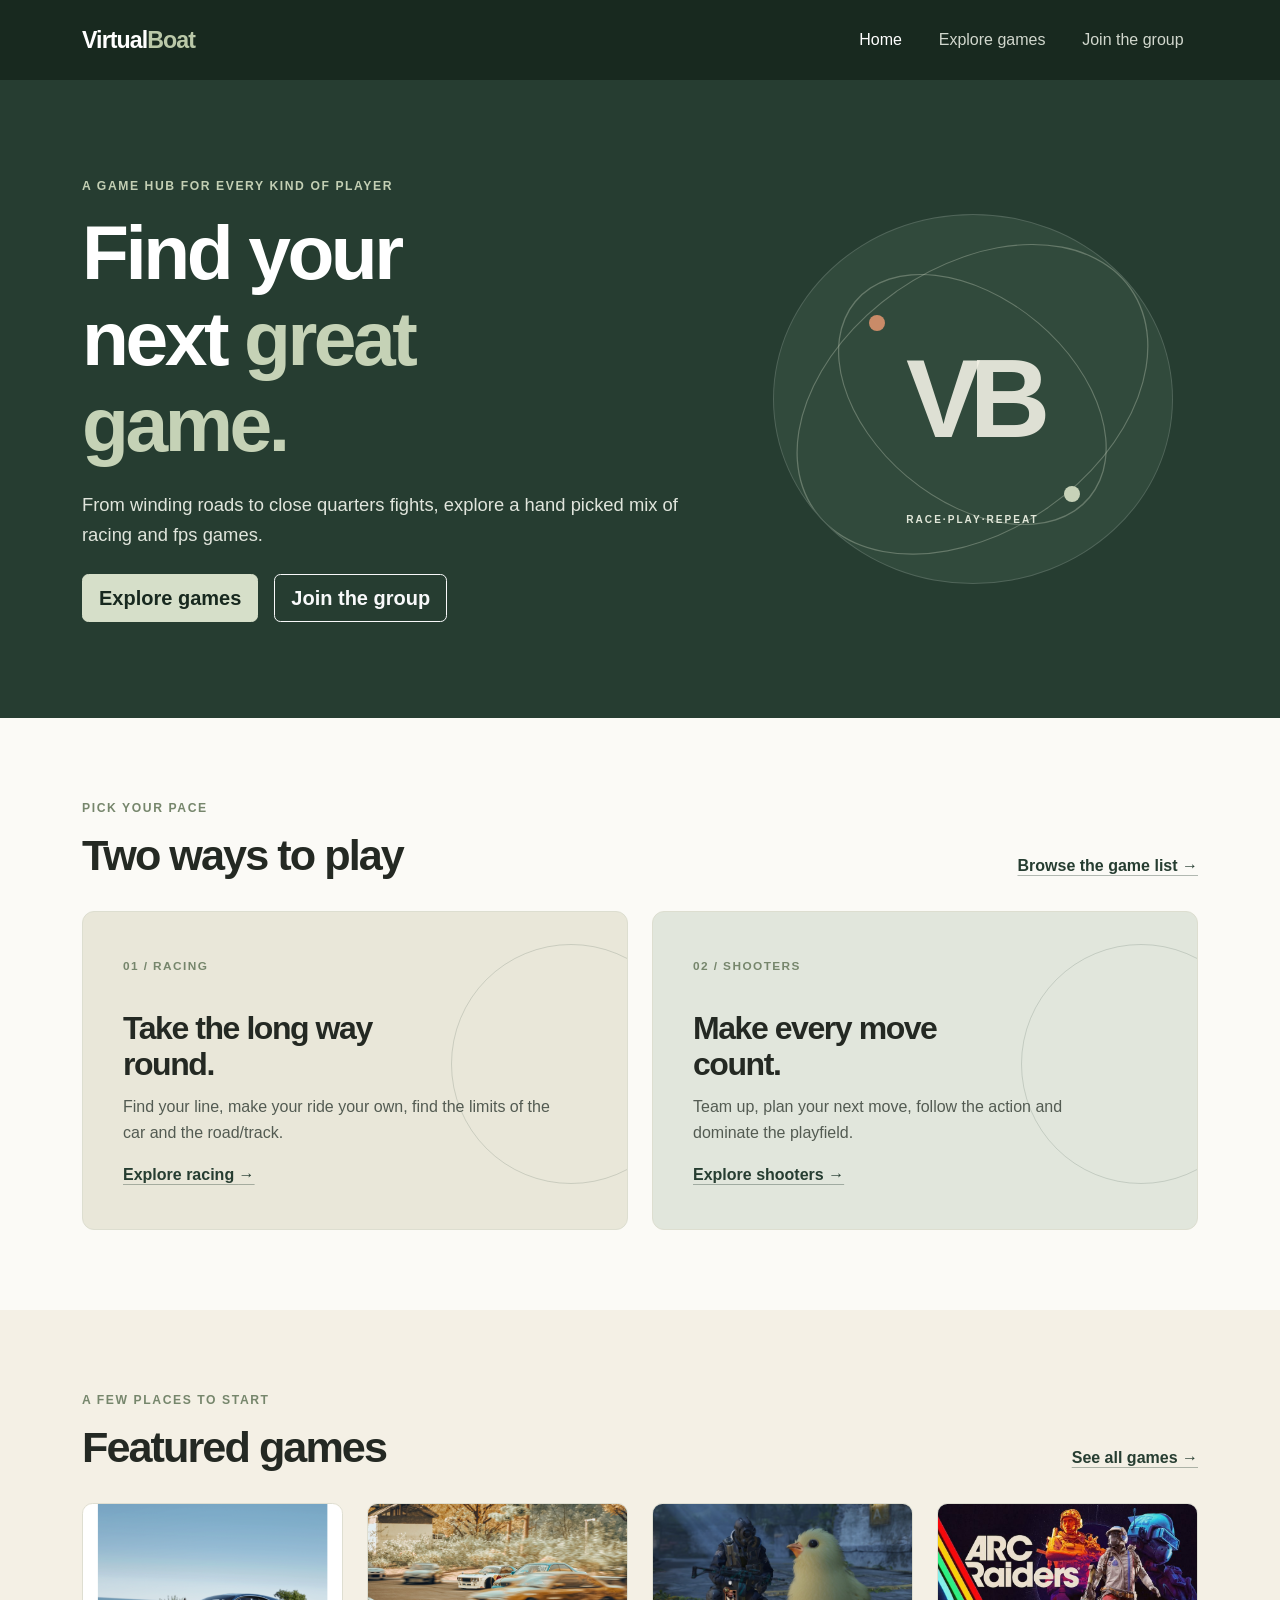
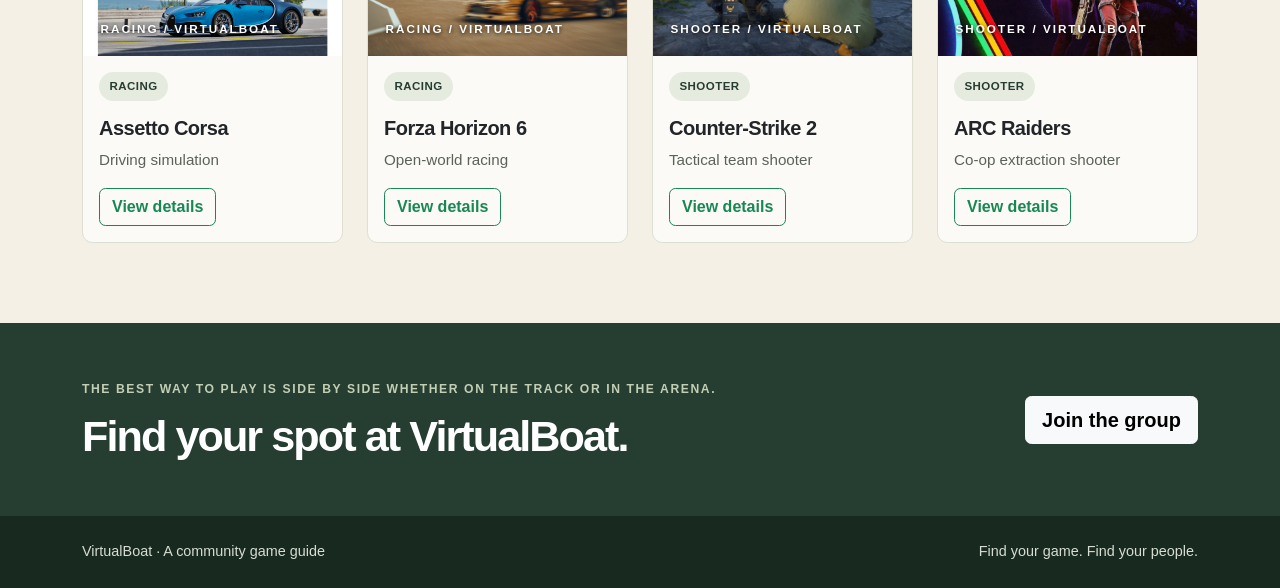
<file: Assignment 1 Website/index.html>
<!doctype html>
<html lang="en">
<head>
  <meta charset="utf-8">
  <meta name="viewport" content="width=device-width, initial-scale=1">
  <meta name="description" content="VirtualBoat is a welcoming game hub for racing and shooter fans.">
  <title>VirtualBoat | Find your next game</title>
  <link href="https://cdn.jsdelivr.net/npm/bootstrap@5.3.3/dist/css/bootstrap.min.css" rel="stylesheet">
  <link href="css/styles.css" rel="stylesheet">
</head>
<body>
  <header>
    <nav class="navbar navbar-expand-lg navbar-dark site-nav">
      <div class="container">
        <a class="navbar-brand" href="index.html">Virtual<span>Boat</span></a>
        <button class="navbar-toggler" type="button" data-bs-toggle="collapse" data-bs-target="#siteNavigation" aria-controls="siteNavigation" aria-expanded="false" aria-label="Toggle navigation">
          <span class="navbar-toggler-icon"></span>
        </button>
        <div class="collapse navbar-collapse" id="siteNavigation">
          <ul class="navbar-nav ms-auto align-items-lg-center gap-lg-2">
            <li class="nav-item"><a class="nav-link active" aria-current="page" href="index.html">Home</a></li>
            <li class="nav-item"><a class="nav-link" href="games.html">Explore games</a></li>
            <li class="nav-item"><a class="nav-link" href="join.html">Join the group</a></li>
          </ul>
        </div>
      </div>
    </nav>
  </header>

  <main>
    <section class="hero-section">
      <div class="container py-5 py-lg-6">
        <div class="row align-items-center g-4">
          <div class="col-lg-7">
            <p class="eyebrow">A game hub for every kind of player</p>
            <h1>Find your next <span>great game.</span></h1>
            <p class="hero-copy">From winding roads to close quarters fights, explore a hand picked mix of racing and fps games.</p>
            <div class="d-flex flex-wrap gap-3 mt-4">
              <a class="btn btn-primary btn-lg" href="games.html">Explore games</a>
              <a class="btn btn-outline-light btn-lg" href="join.html">Join the group</a>
            </div>
          </div>
          <div class="col-lg-5">
            <div class="hero-art" aria-hidden="false">
              <div class="hero-orbit orbit-one"></div>
              <div class="hero-orbit orbit-two"></div>
              <div class="hero-art-label">RACE·PLAY·REPEAT</div>
              <div class="hero-art-mark">VB</div>
            </div>
          </div>
        </div>
      </div>
    </section>

    <section class="section-pad">
      <div class="container">
        <div class="section-heading">
          <div>
            <p class="eyebrow">Pick your pace</p>
            <h2>Two ways to play</h2>
          </div>
          <a class="text-link" href="games.html">Browse the game list <span aria-hidden="true">→</span></a>
        </div>
        <div class="row g-4">
          <div class="col-md-6">
            <article class="category-panel racing-panel h-100">
              <span class="category-index">01 / RACING</span>
              <h3>Take the long way round.</h3>
              <p>Find your line, make your ride your own, find the limits of the car and the road/track.</p>
              <a href="games.html?genre=racing" class="text-link">Explore racing <span aria-hidden="true">→</span></a>
            </article>
          </div>
          <div class="col-md-6">
            <article class="category-panel shooter-panel h-100">
              <span class="category-index">02 / SHOOTERS</span>
              <h3>Make every move count.</h3>
              <p>Team up, plan your next move, follow the action and dominate the playfield.</p>
              <a href="games.html?genre=shooter" class="text-link">Explore shooters <span aria-hidden="true">→</span></a>
            </article>
          </div>
        </div>
      </div>
    </section>

    <section class="section-pad section-muted">
      <div class="container">
        <div class="section-heading">
          <div>
            <p class="eyebrow">A few places to start</p>
            <h2>Featured games</h2>
          </div>
          <a class="text-link" href="games.html">See all games <span aria-hidden="true">→</span></a>
        </div>
        <div class="row g-4" id="featuredGames" aria-live="polite"></div>
      </div>
    </section>

    <section class="join-banner">
      <div class="container d-flex flex-column flex-md-row align-items-md-center justify-content-between gap-3">
        <div>
          <p class="eyebrow">The best way to play is side by side whether on the track or in the arena.</p>
          <h2>Find your spot at VirtualBoat.</h2>
        </div>
        <a class="btn btn-light btn-lg" href="join.html">Join the group</a>
      </div>
    </section>
  </main>

  <footer class="site-footer">
    <div class="container d-flex flex-column flex-sm-row justify-content-between gap-2">
      <span>VirtualBoat · A community game guide</span>
      <span>Find your game. Find your people.</span>
    </div>
  </footer>

  <div class="modal fade" id="gameDetailsModal" tabindex="-1" aria-labelledby="gameDetailsTitle" aria-hidden="true">
    <div class="modal-dialog modal-dialog-centered modal-lg">
      <div class="modal-content game-modal">
        <div class="modal-header">
          <div>
            <p class="eyebrow mb-1" id="gameDetailsGenre"></p>
            <h2 class="modal-title fs-4" id="gameDetailsTitle"></h2>
          </div>
          <button type="button" class="btn-close" data-bs-dismiss="modal" aria-label="Close"></button>
        </div>
        <div class="modal-body">
          <div class="row g-2 mb-3 d-none" id="gameDetailsGallery"></div>
          <p id="gameDetailsDescription"></p>
          <p class="mb-0"><strong>Style:</strong> <span id="gameDetailsStyle"></span></p>
        </div>
        <div class="modal-footer">
          <a class="btn btn-primary" href="games.html">Explore all games</a>
          <button type="button" class="btn btn-outline-secondary" data-bs-dismiss="modal">Close</button>
        </div>
      </div>
    </div>
  </div>

  <script src="https://code.jquery.com/jquery-3.7.1.min.js"></script>
  <script src="https://cdn.jsdelivr.net/npm/bootstrap@5.3.3/dist/js/bootstrap.bundle.min.js"></script>
  <script src="js/app.js"></script>
</body>
</html>
</file>
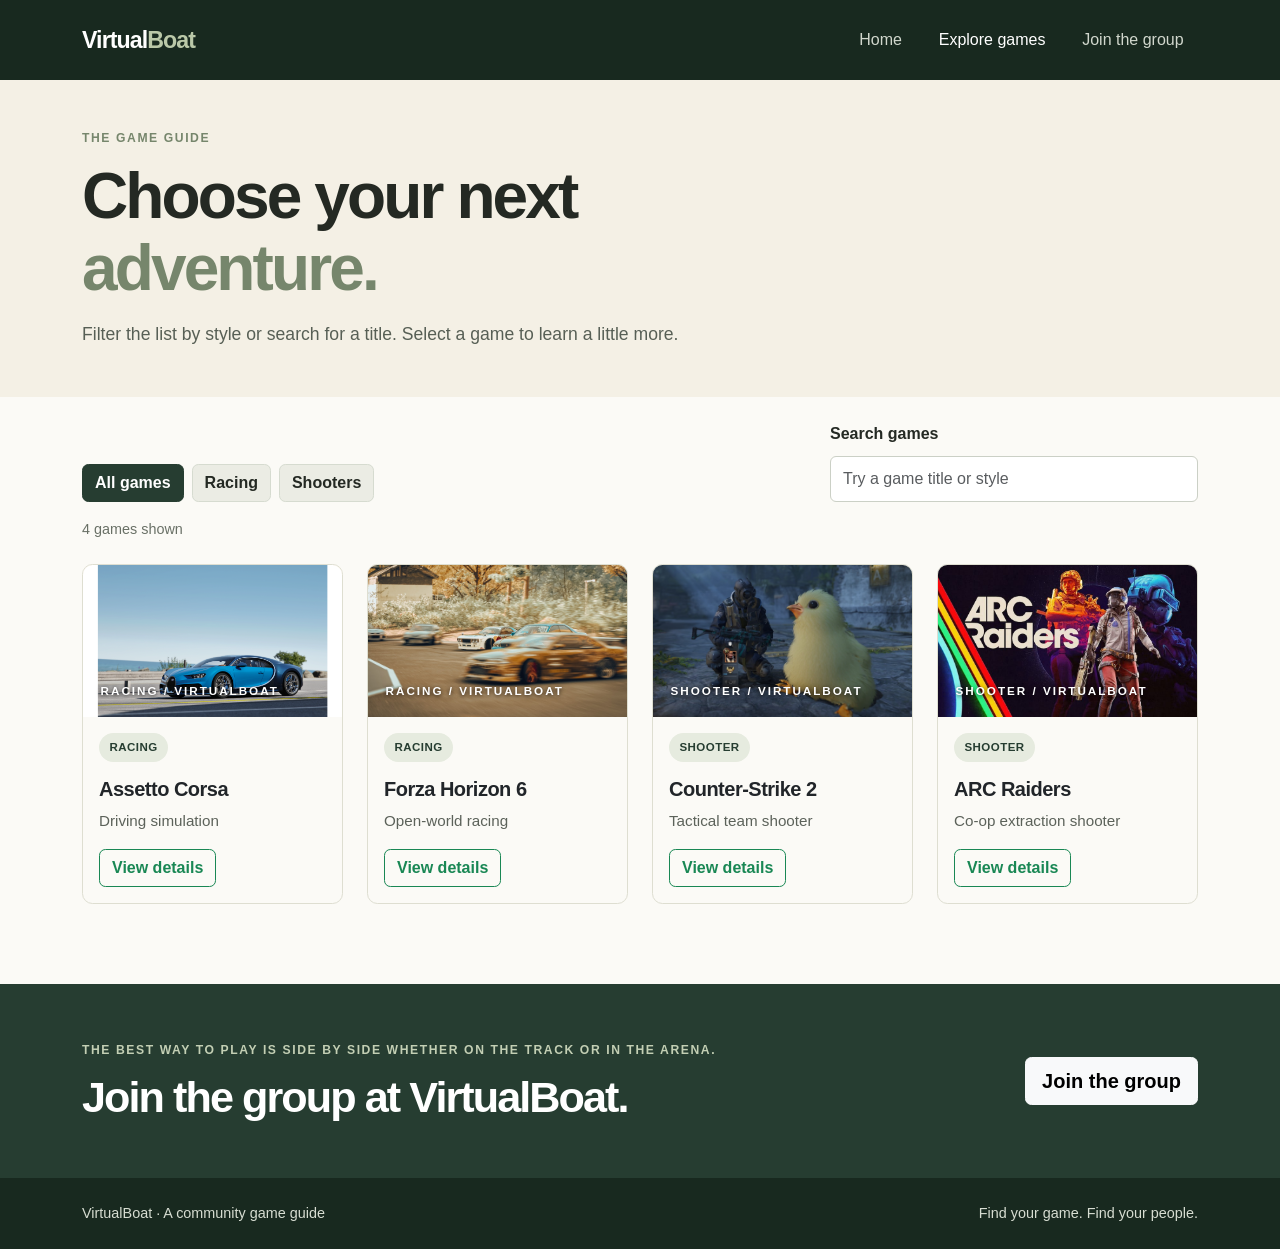
<file: Assignment 1 Website/games.html>
<!doctype html>
<html lang="en">
<head>
  <meta charset="utf-8">
  <meta name="viewport" content="width=device-width, initial-scale=1">
  <meta name="description" content="Explore racing and shooter games on VirtualBoat.">
  <title>Explore Games | VirtualBoat</title>
  <link href="https://cdn.jsdelivr.net/npm/bootstrap@5.3.3/dist/css/bootstrap.min.css" rel="stylesheet">
  <link href="css/styles.css" rel="stylesheet">
</head>
<body>
  <header>
    <nav class="navbar navbar-expand-lg navbar-dark site-nav">
      <div class="container">
        <a class="navbar-brand" href="index.html">Virtual<span>Boat</span></a>
        <button class="navbar-toggler" type="button" data-bs-toggle="collapse" data-bs-target="#siteNavigation" aria-controls="siteNavigation" aria-expanded="false" aria-label="Toggle navigation">
          <span class="navbar-toggler-icon"></span>
        </button>
        <div class="collapse navbar-collapse" id="siteNavigation">
          <ul class="navbar-nav ms-auto align-items-lg-center gap-lg-2">
            <li class="nav-item"><a class="nav-link" href="index.html">Home</a></li>
            <li class="nav-item"><a class="nav-link active" aria-current="page" href="games.html">Explore games</a></li>
            <li class="nav-item"><a class="nav-link" href="join.html">Join the group</a></li>
          </ul>
        </div>
      </div>
    </nav>
  </header>

  <main>
    <section class="page-intro">
      <div class="container py-5">
        <p class="eyebrow">The game guide</p>
        <h1>Choose your next <span>adventure.</span></h1>
        <p class="intro-copy">Filter the list by style or search for a title. Select a game to learn a little more.</p>
      </div>
    </section>

    <section class="section-pad pt-4">
      <div class="container">
        <div class="game-controls">
          <div class="filter-group" role="group" aria-label="Filter games by category">
            <button class="btn filter-button active" type="button" data-filter="all" aria-pressed="true">All games</button>
            <button class="btn filter-button" type="button" data-filter="racing" aria-pressed="false">Racing</button>
            <button class="btn filter-button" type="button" data-filter="shooter" aria-pressed="false">Shooters</button>
          </div>
          <div class="search-wrap">
            <label for="gameSearch" class="form-label">Search games</label>
            <input class="form-control" type="search" id="gameSearch" placeholder="Try a game title or style" autocomplete="off">
          </div>
        </div>
        <p class="results-count" id="resultsCount" aria-live="polite"></p>
        <div class="row g-4" id="gamesGrid" aria-live="polite"></div>
        <p class="empty-state d-none" id="emptyState">No games match your search. Try another title or category.</p>
      </div>
    </section>

    <section class="join-banner">
      <div class="container d-flex flex-column flex-md-row align-items-md-center justify-content-between gap-3">
        <div>
          <p class="eyebrow">The best way to play is side by side whether on the track or in the arena.</p>
          <h2>Join the group at VirtualBoat.</h2>
        </div>
        <a class="btn btn-light btn-lg" href="join.html">Join the group</a>
      </div>
    </section>
  </main>

  <footer class="site-footer">
    <div class="container d-flex flex-column flex-sm-row justify-content-between gap-2">
      <span>VirtualBoat · A community game guide</span>
      <span>Find your game. Find your people.</span>
    </div>
  </footer>

  <div class="modal fade" id="gameDetailsModal" tabindex="-1" aria-labelledby="gameDetailsTitle" aria-hidden="true">
    <div class="modal-dialog modal-dialog-centered modal-lg">
      <div class="modal-content game-modal">
        <div class="modal-header">
          <div>
            <p class="eyebrow mb-1" id="gameDetailsGenre"></p>
            <h2 class="modal-title fs-4" id="gameDetailsTitle"></h2>
          </div>
          <button type="button" class="btn-close" data-bs-dismiss="modal" aria-label="Close"></button>
        </div>
        <div class="modal-body">
          <div class="row g-2 mb-3 d-none" id="gameDetailsGallery"></div>
          <p id="gameDetailsDescription"></p>
          <p class="mb-0"><strong>Style:</strong> <span id="gameDetailsStyle"></span></p>
        </div>
        <div class="modal-footer">
          <a class="btn btn-primary" href="join.html">Join the community</a>
          <button type="button" class="btn btn-outline-secondary" data-bs-dismiss="modal">Close</button>
        </div>
      </div>
    </div>
  </div>

  <script src="https://code.jquery.com/jquery-3.7.1.min.js"></script>
  <script src="https://cdn.jsdelivr.net/npm/bootstrap@5.3.3/dist/js/bootstrap.bundle.min.js"></script>
  <script src="js/app.js"></script>
</body>
</html>
</file>
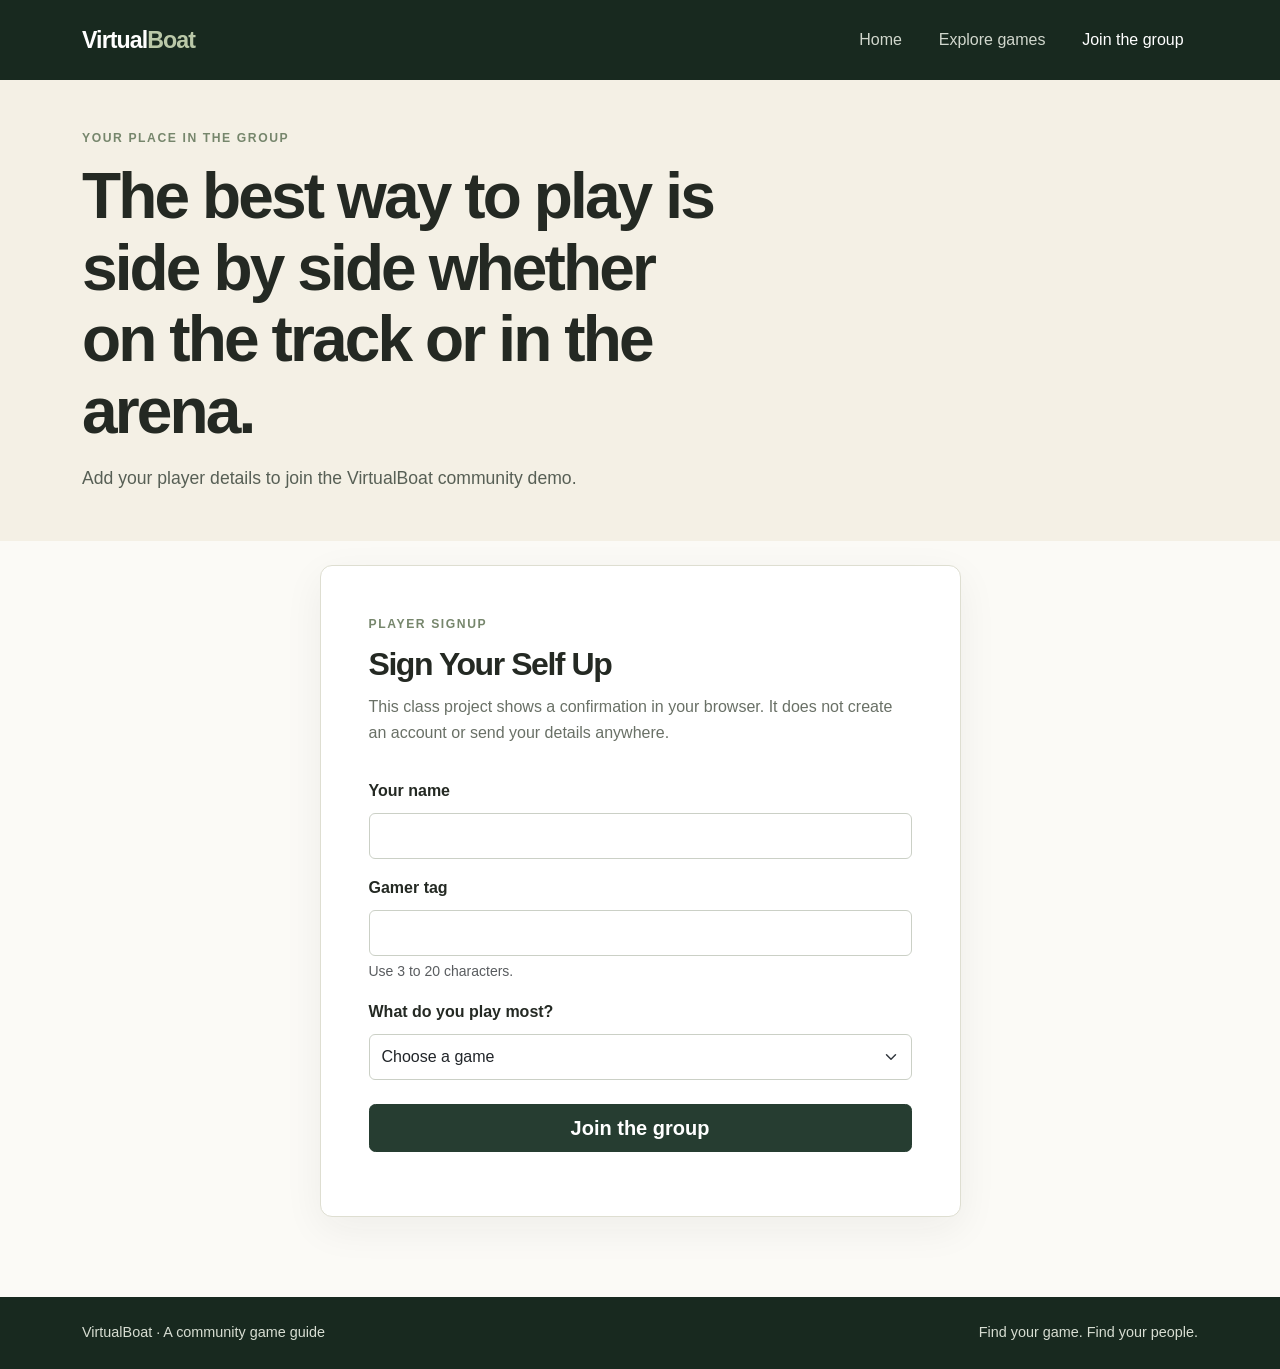
<file: Assignment 1 Website/join.html>
<!doctype html>
<html lang="en">
<head>
  <meta charset="utf-8">
  <meta name="viewport" content="width=device-width, initial-scale=1">
  <meta name="description" content="Sign up to join the VirtualBoat gaming community.">
  <title>Join the Group | VirtualBoat</title>
  <link href="https://cdn.jsdelivr.net/npm/bootstrap@5.3.3/dist/css/bootstrap.min.css" rel="stylesheet">
  <link href="css/styles.css" rel="stylesheet">
</head>
<body>
  <header>
    <nav class="navbar navbar-expand-lg navbar-dark site-nav">
      <div class="container">
        <a class="navbar-brand" href="index.html">Virtual<span>Boat</span></a>
        <button class="navbar-toggler" type="button" data-bs-toggle="collapse" data-bs-target="#siteNavigation" aria-controls="siteNavigation" aria-expanded="false" aria-label="Toggle navigation">
          <span class="navbar-toggler-icon"></span>
        </button>
        <div class="collapse navbar-collapse" id="siteNavigation">
          <ul class="navbar-nav ms-auto align-items-lg-center gap-lg-2">
            <li class="nav-item"><a class="nav-link" href="index.html">Home</a></li>
            <li class="nav-item"><a class="nav-link" href="games.html">Explore games</a></li>
            <li class="nav-item"><a class="nav-link active" aria-current="page" href="join.html">Join the group</a></li>
          </ul>
        </div>
      </div>
    </nav>
  </header>

  <main>
    <section class="page-intro">
      <div class="container py-5">
        <p class="eyebrow">Your place in the group</p>
        <h1>The best way to play is side by side whether on the track or in the arena.</h1>
        <p class="intro-copy">Add your player details to join the VirtualBoat community demo.</p>
      </div>
    </section>

    <section class="section-pad pt-4">
      <div class="container">
        <div class="row justify-content-center">
          <div class="col-lg-8 col-xl-7">
            <div class="signup-card">
              <div class="signup-card-heading">
                <p class="eyebrow">Player signup</p>
                <h2>Sign Your Self Up</h2>
                <p class="mb-0">This class project shows a confirmation in your browser. It does not create an account or send your details anywhere.</p>
              </div>
              <form id="signupForm" novalidate>
                <div class="mb-3">
                  <label for="playerName" class="form-label">Your name</label>
                  <input type="text" class="form-control" id="playerName" name="playerName" autocomplete="name" required minlength="2" aria-describedby="playerNameFeedback">
                  <div class="invalid-feedback" id="playerNameFeedback">Enter a name with at least 2 characters.</div>
                </div>
                <div class="mb-3">
                  <label for="gamerTag" class="form-label">Gamer tag</label>
                  <input type="text" class="form-control" id="gamerTag" name="gamerTag" autocomplete="nickname" required minlength="3" maxlength="20" aria-describedby="gamerTagHelp gamerTagFeedback">
                  <div class="form-text" id="gamerTagHelp">Use 3 to 20 characters.</div>
                  <div class="invalid-feedback" id="gamerTagFeedback">Enter a gamer tag between 3 and 20 characters.</div>
                </div>
                <div class="mb-4">
                  <label for="favoriteGame" class="form-label">What do you play most?</label>
                  <select class="form-select" id="favoriteGame" name="favoriteGame" required aria-describedby="favoriteGameFeedback">
                    <option value="" selected disabled>Choose a game</option>
                    <option value="Assetto Corsa">Assetto Corsa</option>
                    <option value="Forza Horizon 6">Forza Horizon 6</option>
                    <option value="Counter-Strike 2">Counter-Strike 2</option>
                    <option value="ARC Raiders">ARC Raiders</option>
                    <option value="A mix of games">A mix of games</option>
                  </select>
                  <div class="invalid-feedback" id="favoriteGameFeedback">Choose a game to continue.</div>
                </div>
                <button class="btn btn-primary btn-lg w-100" type="submit">Join the group</button>
                <div class="form-feedback mt-3" id="formFeedback" role="status" aria-live="polite"></div>
              </form>
            </div>
          </div>
        </div>
      </div>
    </section>
  </main>

  <footer class="site-footer">
    <div class="container d-flex flex-column flex-sm-row justify-content-between gap-2">
      <span>VirtualBoat · A community game guide</span>
      <span>Find your game. Find your people.</span>
    </div>
  </footer>

  <div class="toast-container position-fixed bottom-0 end-0 p-3">
    <div id="signupToast" class="toast signup-toast" role="status" aria-live="polite" aria-atomic="true">
      <div class="toast-header">
        <strong class="me-auto">Welcome aboard</strong>
        <button type="button" class="btn-close" data-bs-dismiss="toast" aria-label="Close"></button>
      </div>
      <div class="toast-body" id="signupToastMessage"></div>
    </div>
  </div>

  <script src="https://code.jquery.com/jquery-3.7.1.min.js"></script>
  <script src="https://cdn.jsdelivr.net/npm/bootstrap@5.3.3/dist/js/bootstrap.bundle.min.js"></script>
  <script src="js/app.js"></script>
</body>
</html>
</file>
<file: Assignment 1 Website/css/styles.css>
:root {
  --forest: #263d31;
  --forest-deep: #18291f;
  --moss: #76866c;
  --cream: #f4f0e5;
  --paper: #fbfaf6;
  --charcoal: #242923;
  --muted: #697066;
  --line: #deded1;
  --clay: #c27e59;
}

body {
  background: var(--paper);
  color: var(--charcoal);
  font-family: "Segoe UI", Arial, sans-serif;
  line-height: 1.65;
}

a {
  color: inherit;
}

.site-nav {
  background: var(--forest-deep);
  padding: 1rem 0;
}

.navbar-brand {
  color: #fff;
  font-size: 1.45rem;
  font-weight: 750;
  letter-spacing: -0.04em;
}

.navbar-brand span {
  color: #bac8a8;
}

.navbar-nav .nav-link {
  color: #d1d7cd;
  padding-inline: 0.9rem !important;
}

.navbar-nav .nav-link:hover,
.navbar-nav .nav-link:focus,
.navbar-nav .nav-link.active {
  color: #fff;
}

.hero-section {
  background: var(--forest);
  color: #fff;
  overflow: hidden;
}

.py-lg-6 {
  padding-block: 6rem !important;
}

.eyebrow {
  color: var(--moss);
  font-size: 0.76rem;
  font-weight: 750;
  letter-spacing: 0.13em;
  margin-bottom: 0.8rem;
  text-transform: uppercase;
}

.hero-section .eyebrow,
.join-banner .eyebrow {
  color: #c3cfb4;
}

h1,
h2,
h3 {
  font-weight: 750;
  letter-spacing: -0.045em;
  line-height: 1.12;
}

h1 {
  font-size: clamp(2.65rem, 6vw, 5.2rem);
  max-width: 11ch;
}

h1 span {
  color: #c5d2b6;
}

.hero-copy {
  color: #e0e5dc;
  font-size: 1.15rem;
  margin-top: 1.4rem;
  max-width: 38rem;
}

.btn {
  border-radius: 0.4rem;
  font-weight: 650;
}

.btn-primary {
  --bs-btn-bg: var(--forest);
  --bs-btn-border-color: var(--forest);
  --bs-btn-hover-bg: var(--forest-deep);
  --bs-btn-hover-border-color: var(--forest-deep);
  --bs-btn-active-bg: var(--forest-deep);
  --bs-btn-active-border-color: var(--forest-deep);
  --bs-btn-focus-shadow-rgb: 38, 61, 49;
}

.hero-section .btn-primary {
  --bs-btn-bg: #d6dfc9;
  --bs-btn-border-color: #d6dfc9;
  --bs-btn-color: var(--forest-deep);
  --bs-btn-hover-bg: #fff;
  --bs-btn-hover-border-color: #fff;
  --bs-btn-hover-color: var(--forest-deep);
}

.hero-section .btn-outline-light {
  --bs-btn-hover-color: var(--forest-deep);
}

.hero-art {
  align-items: center;
  aspect-ratio: 1.08;
  background: #314a3c;
  border: 1px solid rgba(255, 255, 255, 0.15);
  border-radius: 50%;
  display: flex;
  justify-content: center;
  margin-inline: auto;
  max-width: 25rem;
  overflow: hidden;
  position: relative;
  width: 100%;
}

.hero-art::before,
.hero-art::after {
  border: 1px solid rgba(221, 229, 210, 0.3);
  border-radius: 50%;
  content: "";
  position: absolute;
}

.hero-art::before {
  height: 72%;
  transform: rotate(-35deg) scaleX(1.35);
  width: 72%;
}

.hero-art::after {
  height: 55%;
  transform: rotate(40deg) scaleX(1.4);
  width: 55%;
}

.hero-orbit {
  border-radius: 50%;
  height: 1rem;
  position: absolute;
  width: 1rem;
}

.orbit-one {
  background: #c98b68;
  left: 24%;
  top: 27%;
}

.orbit-two {
  background: #c7d2b8;
  bottom: 22%;
  right: 23%;
}

.hero-art-mark {
  color: rgba(242, 241, 228, 0.9);
  font-size: clamp(4rem, 10vw, 7rem);
  font-weight: 800;
  letter-spacing: -0.1em;
  position: relative;
  z-index: 1;
}

.hero-art-label {
  bottom: 15%;
  color: #e1e7d9;
  font-size: 0.63rem;
  font-weight: 700;
  letter-spacing: 0.2em;
  position: absolute;
  z-index: 2;
}

.section-pad {
  padding-block: 5rem;
}

.section-muted {
  background: var(--cream);
}

.section-heading {
  align-items: end;
  display: flex;
  flex-wrap: wrap;
  gap: 1rem;
  justify-content: space-between;
  margin-bottom: 2rem;
}

.section-heading h2,
.join-banner h2 {
  font-size: clamp(1.9rem, 4vw, 2.7rem);
  margin-bottom: 0;
}

.text-link {
  color: var(--forest);
  font-weight: 700;
  text-decoration-color: rgba(38, 61, 49, 0.35);
  text-underline-offset: 0.25em;
}

.text-link:hover,
.text-link:focus {
  color: var(--forest-deep);
  text-decoration-color: currentColor;
}

.category-panel {
  background: #e9e7d9;
  border: 1px solid #ddded0;
  border-radius: 0.75rem;
  min-height: 16rem;
  overflow: hidden;
  padding: clamp(1.5rem, 4vw, 2.5rem);
  position: relative;
}

.category-panel::after {
  border: 1px solid rgba(38, 61, 49, 0.16);
  border-radius: 50%;
  content: "";
  height: 15rem;
  position: absolute;
  right: -4rem;
  top: 2rem;
  width: 15rem;
}

.shooter-panel {
  background: #e1e6dc;
}

.category-index {
  color: var(--moss);
  font-size: 0.74rem;
  font-weight: 750;
  letter-spacing: 0.12em;
}

.category-panel h3 {
  font-size: clamp(1.55rem, 3vw, 2rem);
  margin: 2rem 0 0.7rem;
  max-width: 17rem;
  position: relative;
  z-index: 1;
}

.category-panel p,
.category-panel a {
  max-width: 27rem;
  position: relative;
  z-index: 1;
}

.category-panel p {
  color: #535b52;
}

.game-card {
  height: 100%;
}

.game-card .card {
  background: var(--paper);
  border: 1px solid var(--line);
  border-radius: 0.65rem;
  height: 100%;
  overflow: hidden;
  transition: transform 160ms ease, box-shadow 160ms ease;
}

.game-card .card:hover {
  box-shadow: 0 0.8rem 2rem rgba(36, 41, 35, 0.1);
  transform: translateY(-3px);
}

.game-art {
  align-items: end;
  background: #dce4d6;
  display: flex;
  min-height: 9.5rem;
  overflow: hidden;
  padding: 1.1rem;
  position: relative;
}

.game-art-image {
  height: 100%;
  inset: 0;
  object-fit: cover;
  position: absolute;
  width: 100%;
}

.game-art::before,
.game-art::after {
  border: 1px solid rgba(38, 61, 49, 0.2);
  border-radius: 50%;
  content: "";
  position: absolute;
}

.game-art::before {
  height: 10rem;
  right: -2rem;
  top: -4rem;
  width: 10rem;
}

.game-art::after {
  height: 7rem;
  right: 2rem;
  top: 1rem;
  width: 7rem;
}

.game-art.has-image::before,
.game-art.has-image::after {
  display: none;
}

.game-art.racing-art {
  background: #e9dfc9;
}

.game-art.shooter-art {
  background: #d8e0d6;
}

.game-art.arc-art {
  background: #dce2de;
}

.game-art.forza-art {
  background: #e8d9cb;
}

.game-art-label {
  color: var(--forest-deep);
  font-size: 0.73rem;
  font-weight: 800;
  letter-spacing: 0.17em;
  position: relative;
  text-transform: uppercase;
  z-index: 1;
}

.game-art.has-image .game-art-label {
  color: #fff;
  text-shadow: 0 1px 4px rgba(0, 0, 0, 0.8);
}

.genre-badge {
  background: #e6ebdf;
  border-radius: 99rem;
  color: var(--forest);
  display: inline-block;
  font-size: 0.72rem;
  font-weight: 750;
  letter-spacing: 0.04em;
  padding: 0.3rem 0.65rem;
  text-transform: uppercase;
}

.game-card .card-title {
  font-size: 1.25rem;
  letter-spacing: -0.025em;
}

.game-card .card-text {
  color: #5c625a;
  font-size: 0.95rem;
}

.game-card .card-body {
  display: flex;
  flex-direction: column;
}

.game-card .card-body .btn {
  align-self: flex-start;
  margin-top: auto;
}

.join-banner {
  background: var(--forest);
  color: #fff;
  padding-block: 3.5rem;
}

.join-banner h2 {
  max-width: 35rem;
}

.site-footer {
  background: var(--forest-deep);
  color: #d7ddd2;
  font-size: 0.9rem;
  padding-block: 1.5rem;
}

.page-intro {
  background: var(--cream);
}

.page-intro h1 {
  font-size: clamp(2.5rem, 5vw, 4.25rem);
  max-width: 18ch;
}

.page-intro h1 span {
  color: var(--moss);
}

.intro-copy {
  color: #575f55;
  font-size: 1.1rem;
  margin-bottom: 0;
  margin-top: 1rem;
  max-width: 40rem;
}

.game-controls {
  align-items: end;
  display: flex;
  flex-wrap: wrap;
  gap: 1.5rem;
  justify-content: space-between;
  margin-bottom: 1rem;
}

.filter-group {
  display: flex;
  flex-wrap: wrap;
  gap: 0.5rem;
}

.filter-button {
  background: #ebece4;
  border: 1px solid #d6dbd0;
  color: var(--charcoal);
}

.filter-button:hover,
.filter-button:focus,
.filter-button.active {
  background: var(--forest);
  border-color: var(--forest);
  color: #fff;
}

.search-wrap {
  max-width: 23rem;
  width: 100%;
}

.search-wrap .form-label,
.form-label {
  font-weight: 650;
}

.form-control,
.form-select {
  border-color: #cbd0c6;
  min-height: 2.9rem;
}

.form-control:focus,
.form-select:focus {
  border-color: var(--moss);
  box-shadow: 0 0 0 0.2rem rgba(118, 134, 108, 0.2);
}

.results-count {
  color: var(--muted);
  font-size: 0.9rem;
  margin-bottom: 1.4rem;
}

.empty-state {
  background: var(--cream);
  border-radius: 0.5rem;
  color: var(--muted);
  margin-top: 1rem;
  padding: 1.25rem;
}

.signup-card {
  background: #fff;
  border: 1px solid var(--line);
  border-radius: 0.75rem;
  box-shadow: 0 0.75rem 2.5rem rgba(36, 41, 35, 0.06);
  padding: clamp(1.5rem, 5vw, 3rem);
}

.signup-card-heading {
  margin-bottom: 2rem;
}

.signup-card-heading h2 {
  font-size: 2rem;
  margin-bottom: 0.7rem;
}

.signup-card-heading > p:last-child {
  color: var(--muted);
}

.form-feedback {
  color: var(--forest);
  font-weight: 650;
}

.game-modal {
  border: 0;
  border-radius: 0.75rem;
}

.game-modal .modal-header,
.game-modal .modal-body,
.game-modal .modal-footer {
  padding-inline: 1.5rem;
}

.game-modal .modal-header {
  padding-top: 1.5rem;
}

.game-gallery-image {
  aspect-ratio: 16 / 9;
  border-radius: 0.35rem;
  display: block;
  object-fit: cover;
  width: 100%;
}

.signup-toast {
  background: #fff;
  border: 1px solid var(--line);
}

@media (max-width: 767.98px) {
  .py-lg-6 {
    padding-block: 3.5rem !important;
  }

  .section-pad {
    padding-block: 3.5rem;
  }

  .hero-art {
    max-width: 18rem;
  }
}

@media (prefers-reduced-motion: reduce) {
  *,
  *::before,
  *::after {
    scroll-behavior: auto !important;
    transition-duration: 0.01ms !important;
  }
}
</file>
